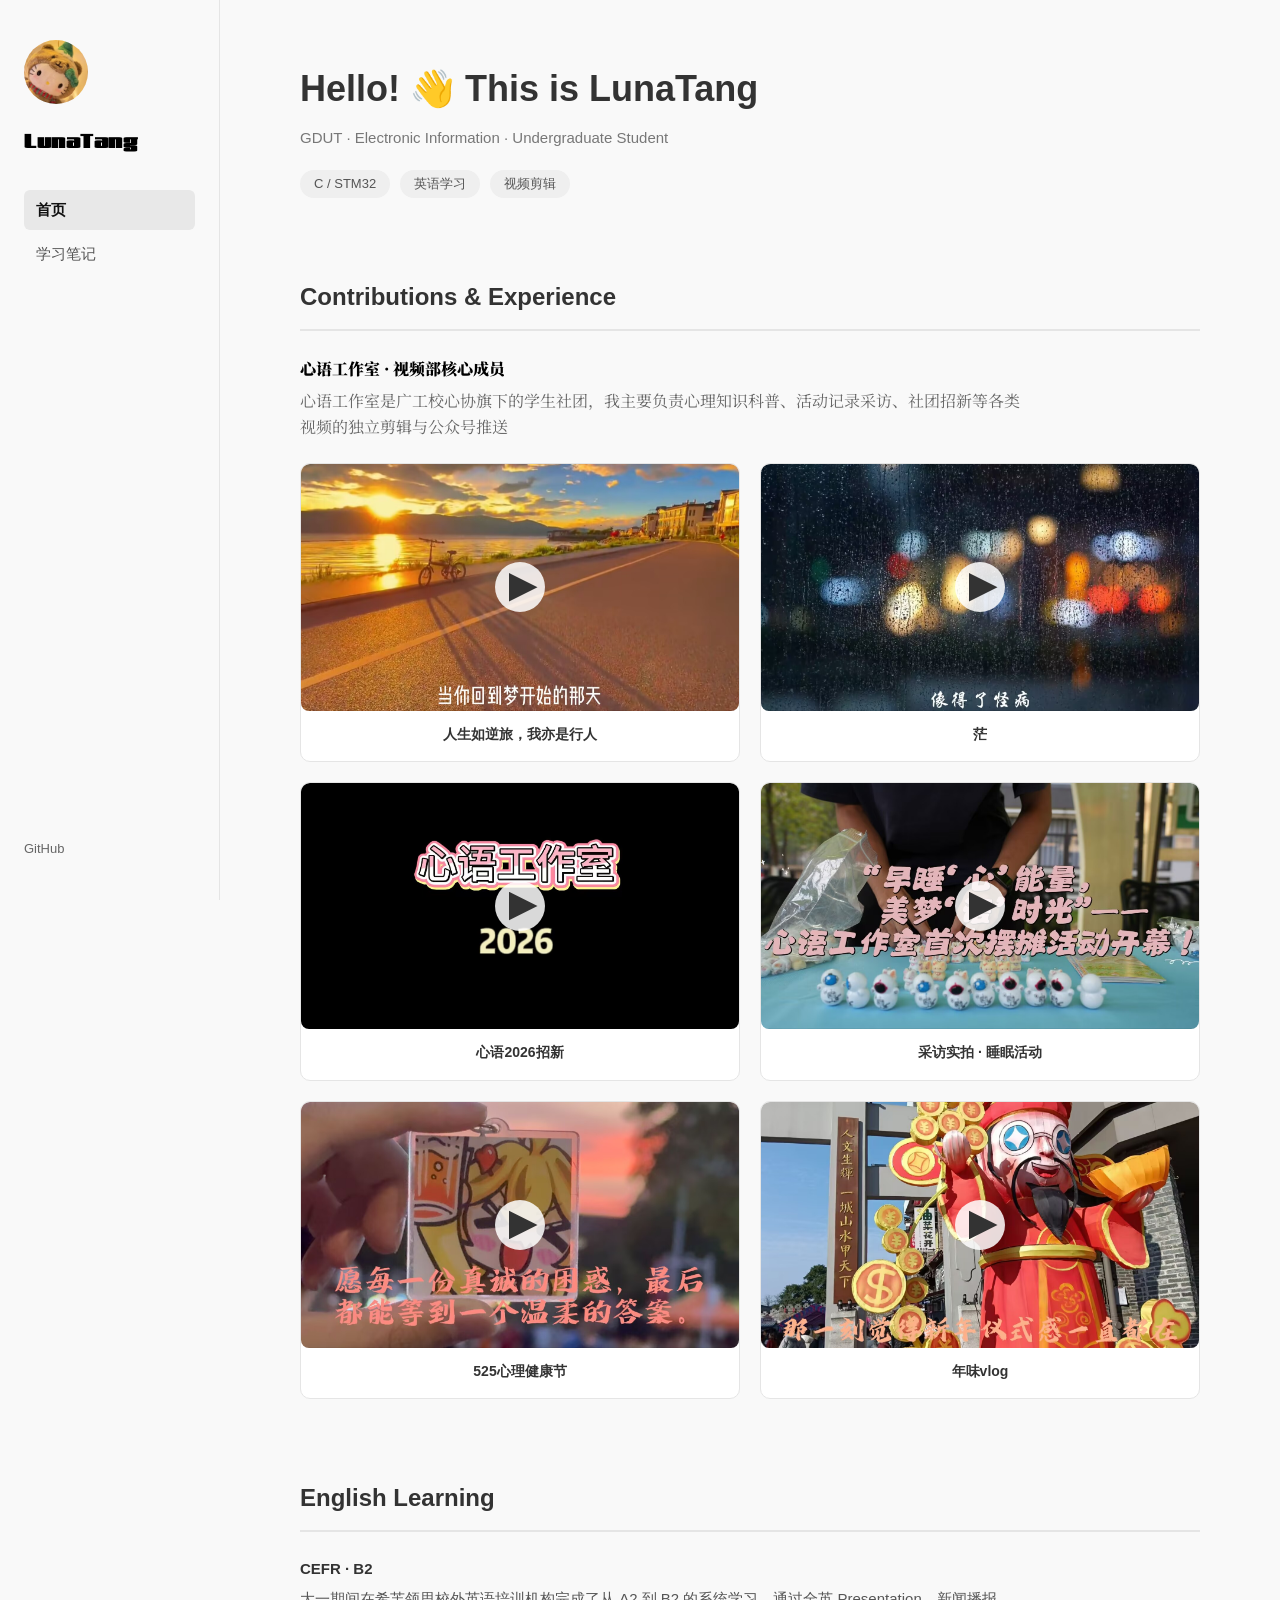
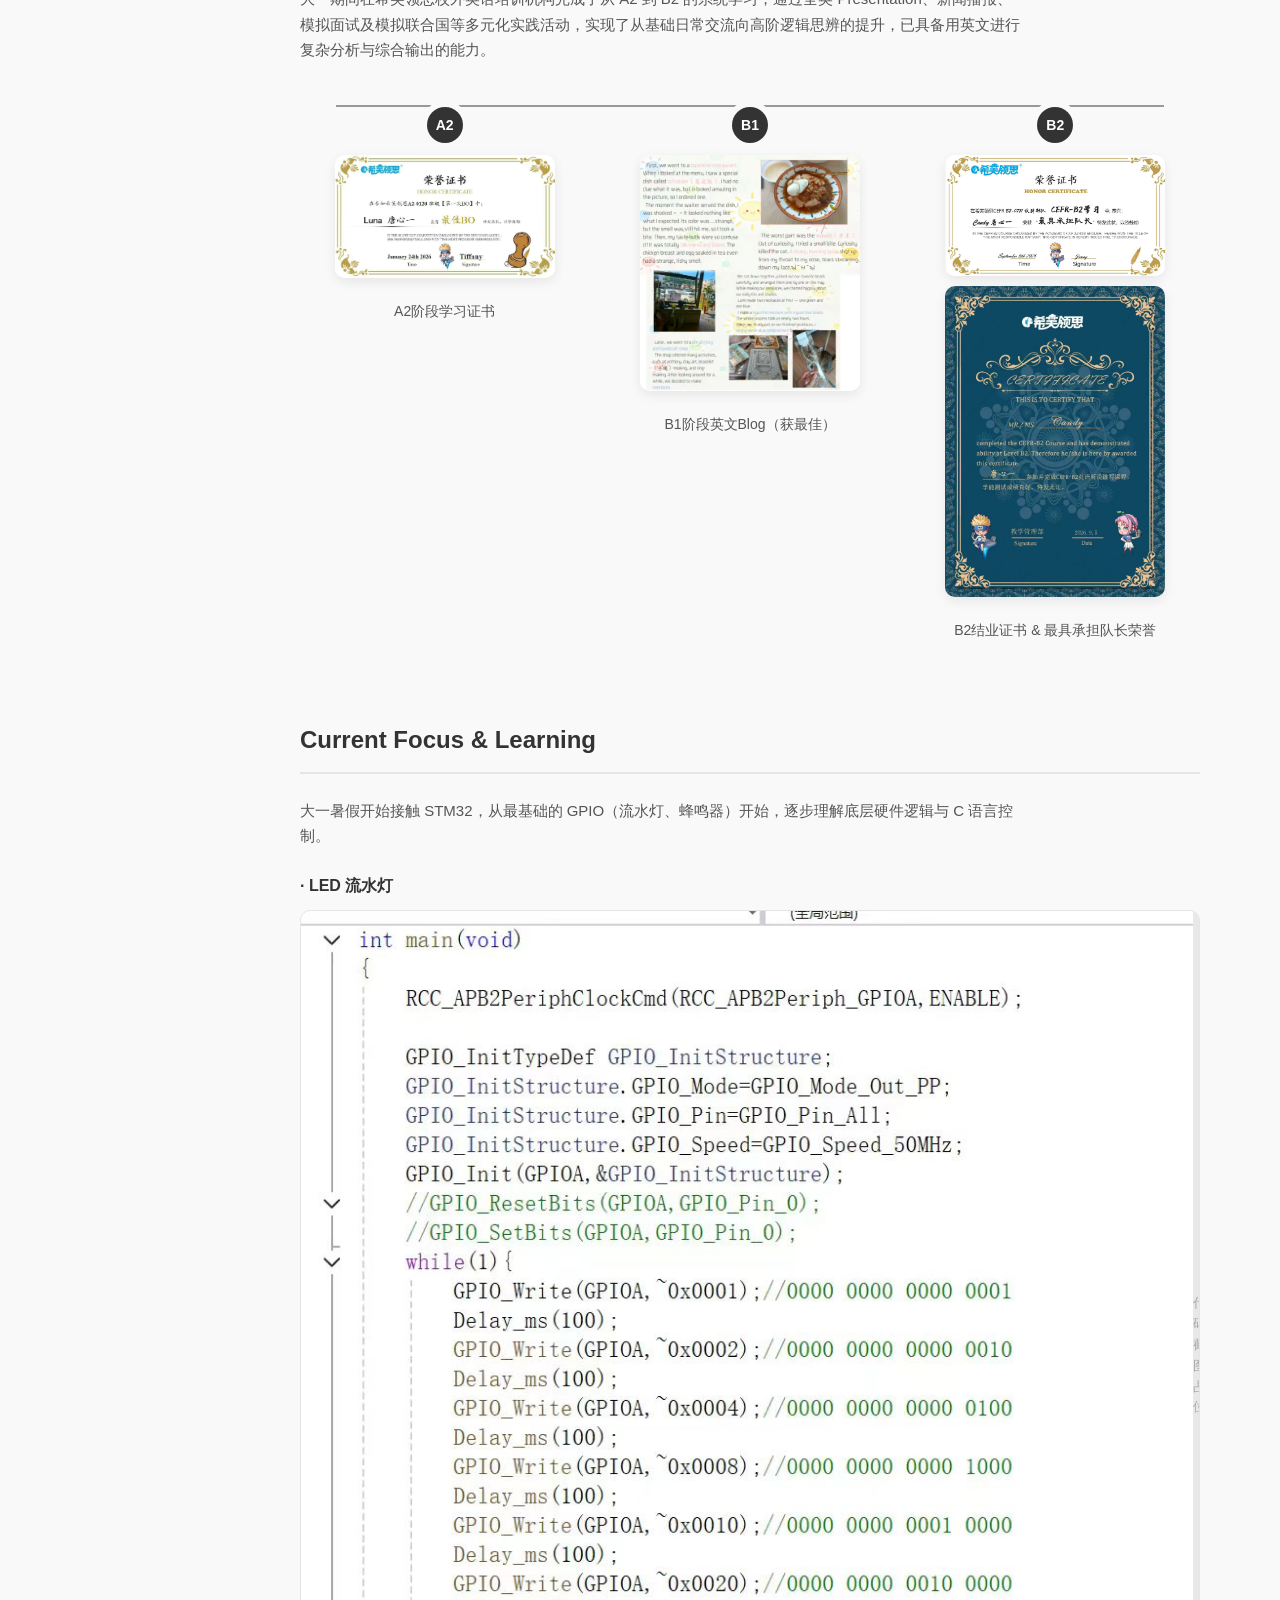
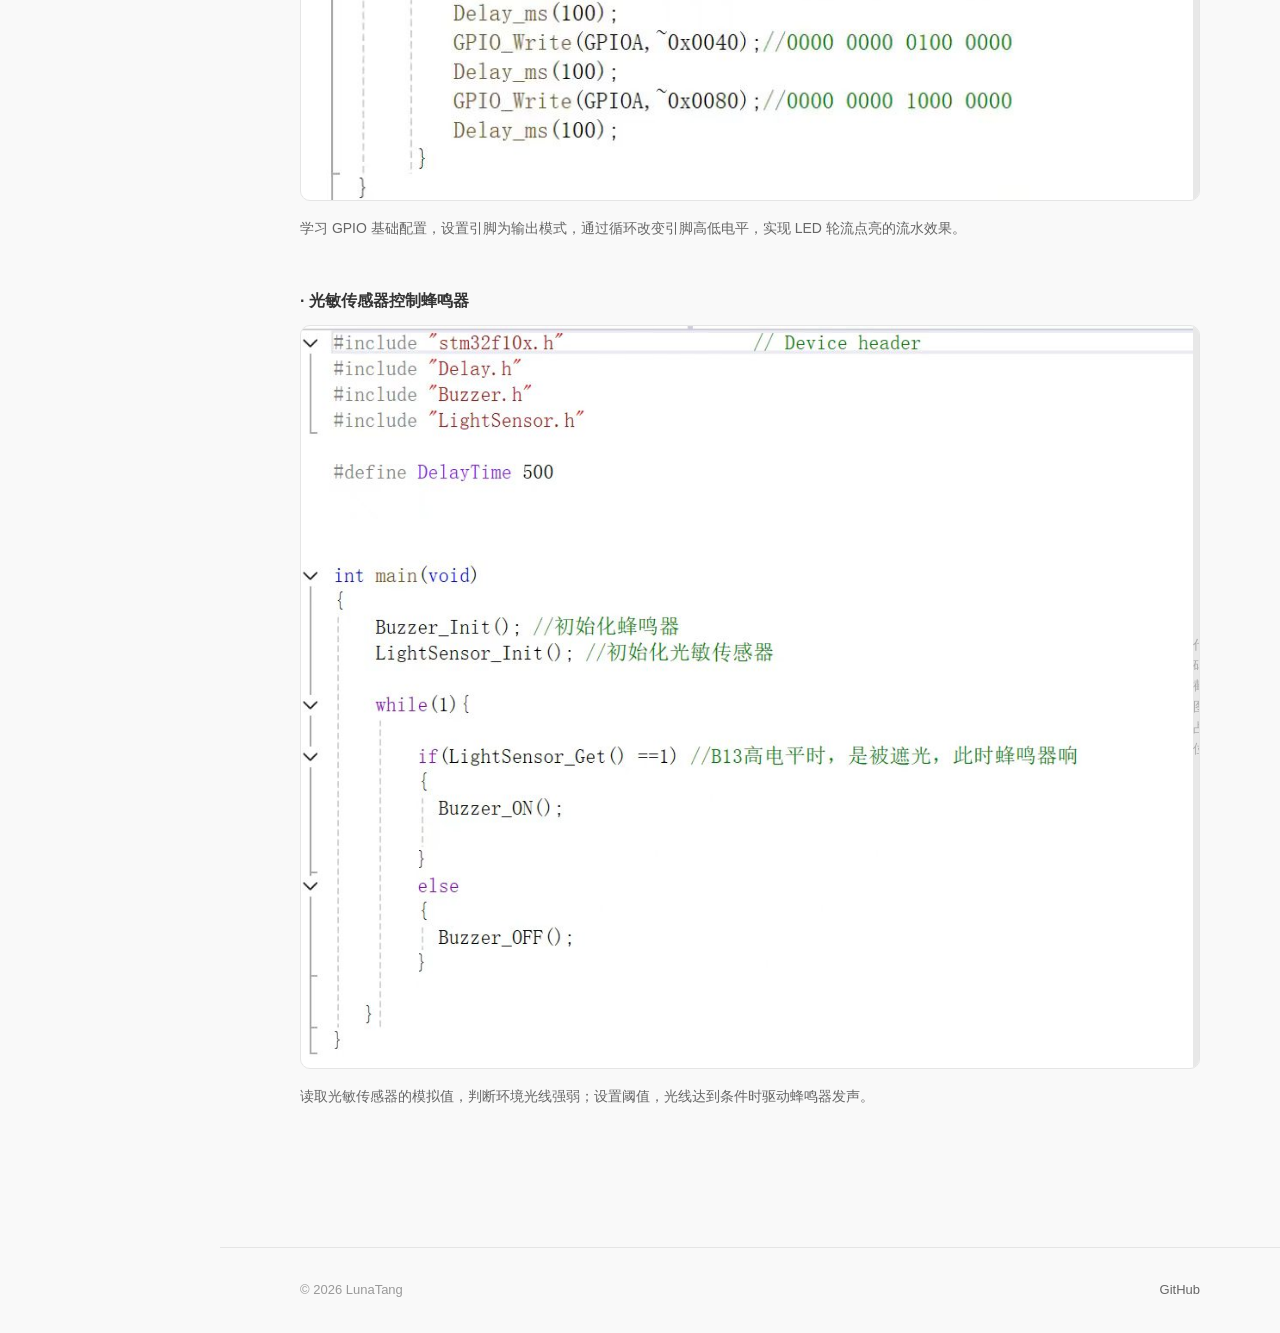
<file: index.html>
<!DOCTYPE html>
<html lang="zh-CN">
<head>
    <meta charset="UTF-8">
    <meta name="viewport" content="width=device-width, initial-scale=1.0">
    <title>LunaTang - 首页</title>
    <link rel="stylesheet" href="css/style.css">
</head>
<body class="page-index">

    <!-- ========== 左侧固定侧边栏 ========== -->

    <aside class="sidebar">
  <div class="sidebar-avatar">
    <img src="images/avatar.jpg" alt="头像"> 
  </div>
  <div class="sidebar-name">LunaTang</div>
  <nav class="sidebar-nav">
    <a href="index.html" class="nav-index">首页</a>
    <a href="notes.html" class="nav-notes">学习笔记</a>
  </nav>
  <div class="sidebar-footer">
    <a href="https://github.com/" target="_blank">GitHub</a>
  </div>
</aside>

<!-- ========== 右侧内容区 ========== -->
<main class="main-content">
  <!-- 头部：自我介绍 -->
  <section class="hero">
    <h1>Hello! 👋 This is LunaTang</h1>
    <p class="hero-sub">GDUT · Electronic Information · Undergraduate Student</p>
    <ul class="tags">
      <li>C / STM32</li>
      <li>英语学习</li>
      <li>视频剪辑</li>
    </ul>
  </section>

  <!-- 板块1：视频项目 -->
  <section class="section">
    <h2 class="section-title">Contributions &amp; Experience</h2>
    <div class="section-desc">
        <p class="role-title">心语工作室 · 视频部核心成员</p>
        <p class="role-desc">心语工作室是广工校心协旗下的学生社团，我主要负责心理知识科普、活动记录采访、社团招新等各类视频的独立剪辑与公众号推送</p>
    </div>

    <!-- 重点：video-grid改成2列，对应你原型一行2个 -->
    <div class="video-grid">
      <!-- 视频1 -->
      <div class="video-card">
        <div class="video-thumb">
         <img src="images/video1.jpg" alt="视频缩略图1">

    <!-- 下面这两行是新加的播放图标 -->
    <div class="play-btn">
        <div class="play-triangle"></div>
    </div>
</div>
        <div class="video-info" style="text-align: center;">
          <h3>人生如逆旅，我亦是行人</h3>
          
        </div>
      </div>
      <!-- 视频2 -->
      <div class="video-card">
        <div class="video-thumb">
          <img src="images/video2.jpg" alt="视频缩略图2"> 
            <!-- 下面这两行是新加的播放图标 -->
    <div class="play-btn">
        <div class="play-triangle"></div>
    </div>
</div>
        <div class="video-info" style="text-align: center;">
          <h3>茫</h3>
          
        </div>
      </div>
      <!-- 视频3 -->
      <div class="video-card">
        <div class="video-thumb">
         <img src="images/video3.jpg" alt="视频缩略图3"> 
          <!-- 下面这两行是新加的播放图标 -->
    <div class="play-btn">
        <div class="play-triangle"></div>
    </div>
</div>
        <div class="video-info" style="text-align: center;">
          <h3>心语2026招新</h3>
          
        </div>
      </div>
      <!-- 视频4 -->
      <div class="video-card">
        <div class="video-thumb">
          <img src="images/video4.jpg" alt="视频缩略图4"> 
            <!-- 下面这两行是新加的播放图标 -->
    <div class="play-btn">
        <div class="play-triangle"></div>
    </div>
</div>
        <div class="video-info" style="text-align: center;">
          <h3>采访实拍 · 睡眠活动</h3>
          
        </div>
      </div>
      <!-- 视频5 -->
      <div class="video-card">
        <div class="video-thumb">
          <img src="images/video5.jpg" alt="视频缩略图5">
           <!-- 下面这两行是新加的播放图标 -->
    <div class="play-btn">
        <div class="play-triangle"></div>
    </div>
</div>
        <div class="video-info" style="text-align: center;">
          <h3>525心理健康节</h3>
          
        </div>
      </div>
      <!-- 视频6 -->
      <div class="video-card">
        <div class="video-thumb">
         <img src="images/video6.jpg" alt="视频缩略图6">
            <!-- 下面这两行是新加的播放图标 -->
    <div class="play-btn">
        <div class="play-triangle"></div>
    </div>
</div>
        <div class="video-info" style="text-align: center;">
          <h3>年味vlog</h3>
          
        </div>
      </div>
    </div>
  </section>

        <!-- 板块2：英语学习 -->

<section class="section">
    <h2 class="section-title">English Learning</h2>
    
    <div class="section-desc">
        <!-- 这里加粗并独占一行，去掉了句号 -->
        <span style="font-weight: 600; display: block; margin-bottom: 5px; color: #333;">CEFR · B2</span>
        <!-- 这里完全是按照你原型图里的原话复制的 -->
        大一期间在希芙领思校外英语培训机构完成了从 A2 到 B2 的系统学习，通过全英 Presentation、新闻播报、模拟面试及模拟联合国等多元化实践活动，实现了从基础日常交流向高阶逻辑思辨的提升，已具备用英文进行复杂分析与综合输出的能力。
    </div>

    <div class="timeline-row">
        <!-- A2 节点 -->
        <div class="timeline-item">
            <div class="timeline-dot">A2</div>
            <div class="timeline-img">
                <img src="images/cert1.jpg" alt="A2证书">
            </div>
            <p>A2阶段学习证书</p>
        </div>

        <!-- B1 节点 -->
        <div class="timeline-item">
            <div class="timeline-dot">B1</div>
            <div class="timeline-img">
                <img src="images/cert2.jpg" alt="B1 Blog作品">
            </div>
            <p>B1阶段英文Blog（获最佳）</p>
        </div>

        <!-- B2 节点：上下两张图 -->
        <div class="timeline-item">
            <div class="timeline-dot">B2</div>
            <div class="timeline-img-stack">
                <img src="images/cert3.jpg" alt="B2队长荣誉证书">
                <img src="images/cert4.jpg" alt="B2结业证书">
            </div>
            <p>B2结业证书 & 最具承担队长荣誉</p>
        </div>
    </div>
</section>               

        <!-- 板块3：STM32 当前学习 -->
        <section class="section">
            <h2 class="section-title">Current Focus &amp; Learning</h2>
            <p class="section-desc">
                大一暑假开始接触 STM32，从最基础的 GPIO（流水灯、蜂鸣器）开始，逐步理解底层硬件逻辑与 C 语言控制。
            </p>

            <!-- STM32 项目 1 -->
            <div class="stm32-project">
                <h3>· LED 流水灯</h3>

                <!-- 【图片替换位置10】代码截图：images/code1.jpg -->
                <div class="code-block">
                    <div class="code-img">
                        <img src="images/code1.jpg" alt="LED流水灯代码截图">
                        <span>代码截图占位</span>
                    </div>
                </div>

                <p>
                    学习 GPIO 基础配置，设置引脚为输出模式，通过循环改变引脚高低电平，实现 LED 轮流点亮的流水效果。
                </p>
            </div>

            <!-- STM32 项目 2 -->
            <div class="stm32-project">
                <h3>· 光敏传感器控制蜂鸣器</h3>

                <!-- 【图片替换位置11】代码截图：images/code2.jpg -->
                <div class="code-block">
                    <div class="code-img">
                        <img src="images/code2.jpg" alt="光敏传感器代码截图"> 
                        <span>代码截图占位</span>
                    </div>
                </div>

                <p>
                    读取光敏传感器的模拟值，判断环境光线强弱；设置阈值，光线达到条件时驱动蜂鸣器发声。
                </p>
            </div>

        </section>

    </main>

    <!-- ========== 页脚 ========== -->
    <footer class="site-footer">
        <span>© 2026 LunaTang</span>
        <a href="https://github.com/" target="_blank">GitHub</a>
    </footer>

</body>
</html>
</file>
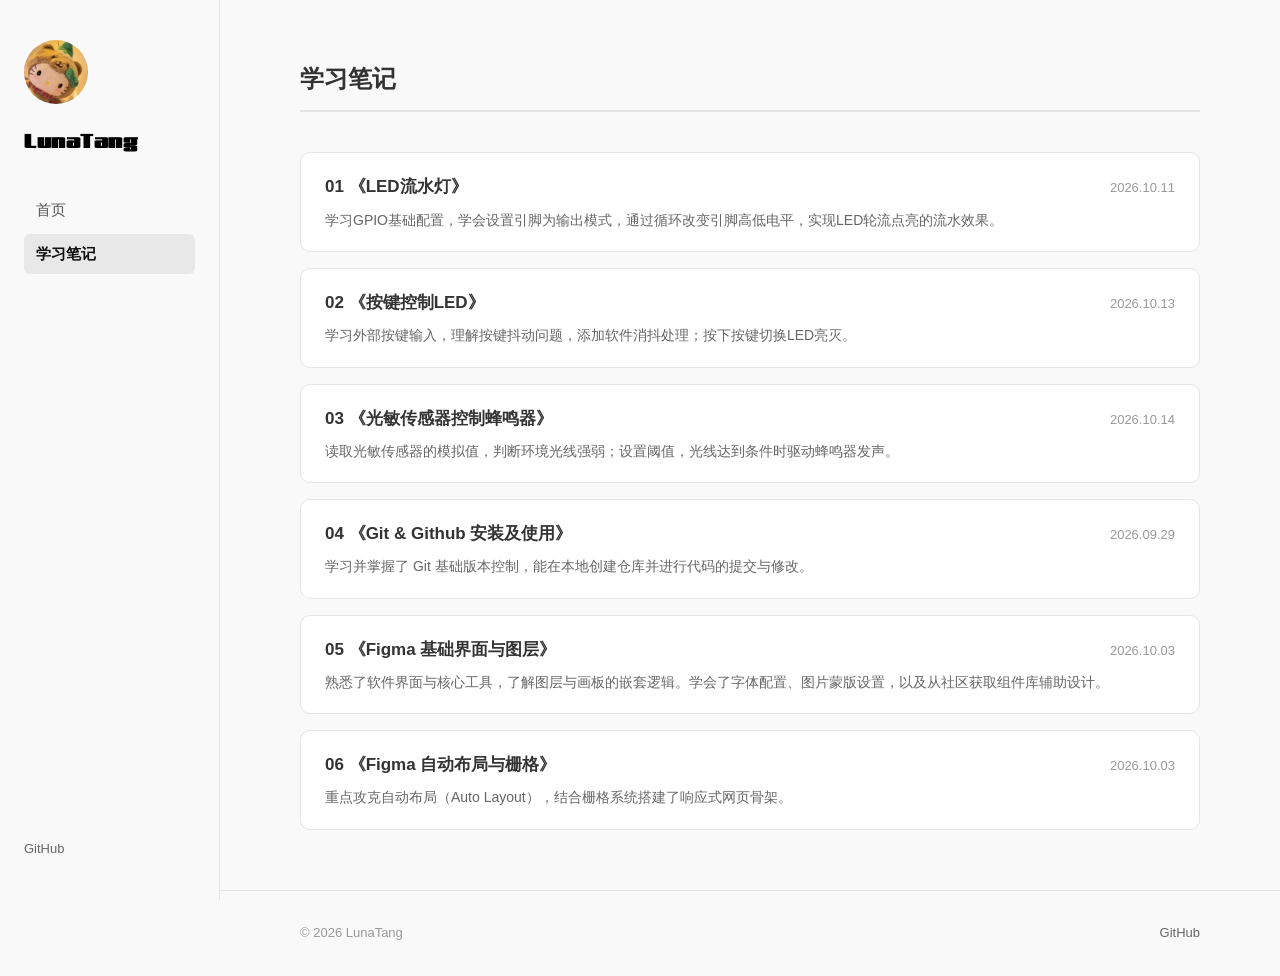
<file: notes.html>
<!DOCTYPE html>
<html lang="zh-CN">
<head>
    <meta charset="UTF-8">
    <meta name="viewport" content="width=device-width, initial-scale=1.0">
    <title>LunaTang - 学习笔记</title>
    <link rel="stylesheet" href="css/style.css">
</head>
<body class="page-notes">

    <!-- ========== 左侧固定侧边栏（与首页共用） ========== -->
    <aside class="sidebar">
        <!-- 头像：把图片放到 images/avatar.jpg，然后取消下面 img 的注释 -->
        <div class="sidebar-avatar">
            <img src="images/avatar.jpg" alt="头像"> 
        </div>

        <div class="sidebar-name">LunaTang</div>

        <nav class="sidebar-nav">
            <a href="index.html" class="nav-index">首页</a>
            <a href="notes.html" class="nav-notes">学习笔记</a>
        </nav>

        <div class="sidebar-footer">
            <a href="https://github.com/" target="_blank">GitHub</a>
        </div>
    </aside>

    <!-- ========== 右侧内容区 ========== -->
    <main class="main-content">

        <h1 class="section-title" style="margin-bottom: 40px;">学习笔记</h1>

        <div class="notes-list">

            <!-- 笔记 1 -->
            <article class="note-item">
                <div class="note-header">
                    <a href="https://github.com/LunaTang1226/second-new-hub/blob/main/STM32-led.md" target="_blank" class="note-link">
                    <h2>01 《LED流水灯》</h2>
                    </a>
                    <span class="note-date">2026.10.11</span>
                </div>
                <p>学习GPIO基础配置，学会设置引脚为输出模式，通过循环改变引脚高低电平，实现LED轮流点亮的流水效果。</p>
            </article>

            <!-- 笔记 2 -->
            <article class="note-item">
                <div class="note-header">
                    <a href="https://github.com/LunaTang1226/second-new-hub/blob/main/STM32-3.4.md" target="_blank" class="note-link">
                    <h2>02 《按键控制LED》</h2>
                    </a>
                    <span class="note-date">2026.10.13</span>
                </div>
                <p>学习外部按键输入，理解按键抖动问题，添加软件消抖处理；按下按键切换LED亮灭。</p>
            </article>

            <!-- 笔记 3 -->
            <article class="note-item">
                <div class="note-header">
                    <a href="https://github.com/LunaTang1226/second-new-hub/blob/main/STM-3.5.md" target="_blank" class="note-link">
                    <h2>03 《光敏传感器控制蜂鸣器》</h2>
                    </a>
                    <span class="note-date">2026.10.14</span>
                </div>
                <p>读取光敏传感器的模拟值，判断环境光线强弱；设置阈值，光线达到条件时驱动蜂鸣器发声。</p>
            </article>

            <!-- 笔记 4 -->
            <article class="note-item">
                <div class="note-header">
                    <a href="https://github.com/LunaTang1226/git-figma/blob/main/git-github.md" target="_blank" class="note-link">
                    <h2>04 《Git &amp; Github 安装及使用》</h2>
                    </a>
                    <span class="note-date">2026.09.29</span>
                </div>
                <p>学习并掌握了 Git 基础版本控制，能在本地创建仓库并进行代码的提交与修改。</p>
            </article>

            <!-- 笔记 5 -->
            <article class="note-item">
                <div class="note-header">
                    <a href="https://github.com/LunaTang1226/git-figma/blob/main/Figma01.md" target="_blank" class="note-link">
                    <h2>05 《Figma 基础界面与图层》</h2>
                    </a>
                    <span class="note-date">2026.10.03</span>
                </div>
                <p>熟悉了软件界面与核心工具，了解图层与画板的嵌套逻辑。学会了字体配置、图片蒙版设置，以及从社区获取组件库辅助设计。</p>
            </article>

            <!-- 笔记 6 -->
            <article class="note-item">
                <div class="note-header">
                     <a href="https://github.com/LunaTang1226/git-figma/blob/main/Figma02.md" target="_blank" class="note-link">
                    <h2>06 《Figma 自动布局与栅格》</h2>
                     </a>
                    <span class="note-date">2026.10.03</span>
                </div>
                <p>重点攻克自动布局（Auto Layout），结合栅格系统搭建了响应式网页骨架。</p>
            </article>

        </div>

    </main>

    <!-- ========== 页脚 ========== -->
    <footer class="site-footer">
        <span>© 2026 LunaTang</span>
        <a href="https://github.com/" target="_blank">GitHub</a>
    </footer>

</body>
</html>
</file>
<file: css/style.css>
/* 引入需要的两款 Google 字体 */
@import url('https://fonts.googleapis.com/css2?family=Gajraj+One&family=Noto+Serif+SC:wght@400;900&display=swap');

/* --- 细节1：侧边栏大标题 --- */
.sidebar-name {
    font-family: 'Gajraj One', cursive;
    font-size: 36px; /* 36号字 */
    letter-spacing: 0.04em; /* 4% 字距 */
    font-weight: 400; /* Regular */
    margin-top: 10px; /* 稍微拉开点距离 */
    color: #000;
}

/* --- 细节2：视频板块简介排版 --- */
.section-desc {
    /* 覆盖之前的边距，避免上下挤在一起 */
    margin-bottom: 24px; 
}
.role-title {
    font-family: 'Noto Serif SC', serif; /* 思源宋体 */
    font-weight: 900; /* heavy 黑体 */
    font-size: 16px;
    color: #000;
    margin-bottom: 6px; /* 和下面那句话换行，且有空隙 */
}
.role-desc {
    font-family: 'Noto Serif SC', serif;
    font-weight: 400; /* 浅色/常规 */
    font-size: 16px;
    color: #666; /* 浅灰色 */
    line-height: 1.6;
}

/* --- 细节3：视频播放按钮 --- */
.video-thumb {
    position: relative; /* 必须加这行，作为定位父级 */
    overflow: hidden; 
    border-radius: 8px; /* 保持圆角 */
}

/* 白色半透明圆底 */
.play-btn {
    position: absolute;
    top: 50%;
    left: 50%;
    transform: translate(-50%, -50%); /* 绝对居中 */
    width: 50px;
    height: 50px;
    background: rgba(255, 255, 255, 0.85); /* 稍微半透明显得高级 */
    border-radius: 50%;
    display: flex;
    justify-content: center;
    align-items: center;
    pointer-events: none; /* 防止遮挡底下的点击事件 */
    transition: all 0.3s ease;
}

/* 利用 clip-path 画 29x29 的纯正三角形 */
.play-triangle {
    width: 29px;
    height: 29px;
    background-color: #333; /* 深灰色三角形 */
    clip-path: polygon(0% 0%, 100% 50%, 0% 100%);
    margin-left: 6px; /* 视觉居中的微调，因为三角形重心偏左 */
}
/* ============================================
   LunaTang 个人网站 - 共用样式
   纯CSS，无框架
   ============================================ */

/* ---------- 基础重置 ---------- */
* {
    margin: 0;
    padding: 0;
    box-sizing: border-box;
}

body {
    font-family: -apple-system, BlinkMacSystemFont, "Segoe UI",
                 "PingFang SC", "Hiragino Sans GB", "Microsoft YaHei",
                 sans-serif;
    background-color: #F9F9F9;
    color: #333;
    line-height: 1.6;
}

a {
    text-decoration: none;
    color: inherit;
}

ul {
    list-style: none;
}

/* ============================================
   左侧固定侧边栏
   ============================================ */
.sidebar {
    position: fixed;        /* 关键：固定不动 */
    left: 0;
    top: 0;
    width: 220px;
    height: 100vh;          /* 占满整个视口高度 */
    background: #F9F9F9;
    border-right: 1px solid #E5E5E5;
    padding: 40px 24px;
    display: flex;
    flex-direction: column;
}

/* 头像占位区域 */
.sidebar-avatar {
    width: 64px;
    height: 64px;
    border-radius: 50%;
    background: #E8E8E8;
    margin-bottom: 12px;
    /* 之后把头像图片作为 background-image 放入 */
    overflow: hidden;
}

.sidebar-avatar img {
    width: 100%;
    height: 100%;
    object-fit: cover;
}

.sidebar-name {
    font-size: 20px;
    font-weight: 700;
    margin-bottom: 32px;
    letter-spacing: 0.5px;
}

/* 导航链接 */
.sidebar-nav a {
    display: block;
    padding: 8px 12px;
    margin-bottom: 4px;
    border-radius: 6px;
    color: #555;
    font-size: 15px;
    transition: background 0.15s;
}

.sidebar-nav a:hover {
    background: #EFEFEF;
}

/* 当前页面高亮：给对应页面的 body 加 class="page-index" 或 "page-notes" */
.page-index .nav-index,
.page-notes .nav-notes {
    background: #E8E8E8;
    color: #111;
    font-weight: 600;
}

/* 侧边栏底部 GitHub 链接 */
.sidebar-footer {
    margin-top: auto;       /* 推到底部 */
    font-size: 13px;
    color: #999;
}

.sidebar-footer a {
    color: #666;
}

.sidebar-footer a:hover {
    text-decoration: underline;
}

/* ============================================
   右侧内容区
   ============================================ */
.main-content {
    margin-left: 220px;     /* 给侧边栏留出空间 */
    padding: 60px 80px;
    max-width: 1100px;
}

/* ---------- 首页头部 ---------- */
.hero {
    margin-bottom: 80px;
}

.hero h1 {
    font-size: 36px;
    font-weight: 700;
    margin-bottom: 8px;
}

.hero-sub {
    color: #777;
    font-size: 15px;
    margin-bottom: 20px;
}

/* 标签 */
.tags {
    display: flex;
    gap: 10px;
    flex-wrap: wrap;
}

.tags li {
    background: #EFEFEF;
    padding: 4px 14px;
    border-radius: 20px;
    font-size: 13px;
    color: #555;
}

/* ---------- 通用板块 ---------- */
.section {
    margin-bottom: 80px;
}

.section-title {
    font-size: 24px;
    font-weight: 800; /* 700 → 800，加粗更突出 */
    margin-bottom: 24px;
    padding-bottom: 12px;
    border-bottom: 2px solid #E5E5E5;
}

.section-subtitle {
    font-size: 18px; /* 17→18，拉开和正文差距 */
    font-weight: 700; /* 600→700，更粗 */
    margin-bottom: 12px;
    color: #222; /* 444→222，颜色更深一点 */
}

.section-desc {
    color: #555;
    font-size: 15px; /* 14→15，读着舒服 */
    line-height: 1.7;
    margin-bottom: 24px;
    max-width: 720px;
}

/* ---------- 首页：视频项目卡片 ---------- */
.video-grid {
    display: grid;
    grid-template-columns: repeat(2, 1fr); /* 改成一行2个，匹配Figma */
    gap: 20px;
}

.video-card {
    background: #fff;
    border: 1px solid #E5E5E5;
    border-radius: 10px;
    overflow: hidden;
}

.video-thumb {
    position: relative; /* 给播放图标做定位父容器，重点！ */
    width: 100%;
    aspect-ratio: 16 / 9; /* 保持16:9比例 */
    background: #E8E8E8;
    display: flex;
    align-items: center;
    justify-content: center;
    color: #AAA;
    font-size: 13px;
}

.video-thumb img {
    width: 100%;
    height: 100%;
    object-fit: cover;
}

/* 播放圆形图标 */
.play-icon {
    position: absolute;
    left: 50%;
    top: 50%;
    transform: translate(-50%, -50%);
    width: 52px;
    height: 52px;
    background: rgba(0,0,0,0.55);
    border-radius: 50%;
    display: flex;
    align-items: center;
    justify-content: center;
    color: white;
    font-size: 20px;
}
.play-icon::after {
    content: "▶";
    margin-left: 3px;
}

.video-info {
    padding: 12px 14px;
}

.video-info h3 {
    font-size: 14px;
    font-weight: 600;
    margin-bottom: 4px;
}

.video-info p {
    font-size: 12px;
    color: #888;
}
/* ---------- 首页：英语证书 ---------- */
.timeline-row {
    display: grid;
    grid-template-columns: repeat(3, 1fr);
    gap: 30px;
    position: relative;
    margin-top: 40px;
    margin-bottom: 60px;
    padding-top: 20px;
}

/* 画那条贯穿 A2-B1-B2 的黑线 */
.timeline-row::before {
    content: '';
    position: absolute;
    top: 40px; /* 调整线的位置，刚好穿过圆点中心 */
    left: 16.66%; /* 从第一个圆点的中心开始 */
    right: 16.66%; /* 到最后一个圆点的中心结束 */
    height: 2px;
    background-color: #333;
    z-index: 0;
}

/* 每一个节点（包含圆点、图片、文字） */
.timeline-item {
    display: flex;
    flex-direction: column;
    align-items: center;
    position: relative;
    z-index: 1;
}

/* 黑色圆点 */
.timeline-dot {
    width: 40px;
    height: 40px;
    background-color: #000;
    color: #fff;
    border-radius: 50%;
    display: flex;
    justify-content: center;
    align-items: center;
    font-weight: bold;
    font-size: 14px;
    margin-bottom: 25px;
    /* 添加一点边框防止线穿透圆点 */
    box-shadow: 0 0 0 6px #F9F9F9; /* 你的背景色 */
}

/* 图片容器 */
.timeline-img, .timeline-img-stack {
    width: 100%;
    max-width: 220px; /* 限制图片最大宽度，防止撑破 */
    margin-bottom: 15px;
    display: flex;
    justify-content: center;
}

/* B2 的两张图需要垂直堆叠 */
.timeline-img-stack {
    flex-direction: column;
    gap: 10px;
}

/* 图片本身样式 */
.timeline-img img, .timeline-img-stack img {
    width: 100%;
    height: auto;
    border-radius: 8px;
    box-shadow: 0 4px 12px rgba(0, 0, 0, 0.08); /* 加点高级的阴影 */
    object-fit: contain;
    background-color: #fff;
}

/* 图片下方的文字说明 */
.timeline-item p {
    text-align: center;
    font-size: 14px;
    color: #555;
    line-height: 1.5;
    margin-top: 5px;
}

/* ---------- 首页：STM32 项目 ---------- */
.stm32-project {
    margin-bottom: 48px;
}

.stm32-project h3 {
    font-size: 16px;
    font-weight: 600;
    margin-bottom: 12px;
}

.code-block {
    background: #fff;
    border: 1px solid #E5E5E5;
    border-radius: 10px;
    overflow: hidden;
    margin-bottom: 16px;
}

.code-img {
    width: 100%;
    background: #E8E8E8;
    display: flex;
    align-items: center;
    justify-content: center;
    color: #AAA;
    font-size: 13px;
    min-height: 200px;
}

.code-img img {
    width: 100%;
    display: block;
}

.stm32-project p {
    color: #666;
    font-size: 14px;
    max-width: 720px;
}

/* ---------- 学习笔记页 ---------- */
.notes-list {
    display: flex;
    flex-direction: column;
    gap: 16px;
}

.note-item {
    background: #fff;
    border: 1px solid #E5E5E5;
    border-radius: 10px;
    padding: 20px 24px;
}

.note-header {
    display: flex;
    justify-content: space-between;
    align-items: baseline;
    margin-bottom: 8px;
}

.note-header h2 {
    font-size: 17px;
    font-weight: 600;
}

.note-date {
    font-size: 13px;
    color: #999;
    white-space: nowrap;
}

.note-item p {
    font-size: 14px;
    color: #666;
}

/* ---------- 页脚 ---------- */
.site-footer {
    margin-left: 220px;
    padding: 32px 80px;
    border-top: 1px solid #E5E5E5;
    font-size: 13px;
    color: #999;
    display: flex;
    justify-content: space-between;
    align-items: center;
}

.site-footer a {
    color: #666;
}

.site-footer a:hover {
    text-decoration: underline;
}

/* ============================================
   响应式：平板/手机
   ============================================ */
@media (max-width: 900px) {
    .video-grid,
    .cert-grid {
        grid-template-columns: repeat(2, 1fr);
    }
}

@media (max-width: 640px) {
    .sidebar {
        width: 100%;
        height: auto;
        position: static;   /* 小屏幕改为顶部 */
        border-right: none;
        border-bottom: 1px solid #E5E5E5;
        padding: 24px;
        flex-direction: row;
        align-items: center;
        gap: 16px;
    }

    .sidebar-avatar {
        width: 48px;
        height: 48px;
        margin-bottom: 0;
    }

    .sidebar-name {
        margin-bottom: 0;
        font-size: 17px;
    }

    .sidebar-nav {
        display: flex;
        gap: 8px;
        margin-left: auto;
    }

    .sidebar-footer {
        display: none;
    }

    .main-content,
    .site-footer {
        margin-left: 0;
        padding: 32px 24px;
    }

    .video-grid,
    .cert-grid {
        grid-template-columns: 1fr;
    }

    .site-footer {
        flex-direction: column;
        gap: 8px;
        text-align: center;
    }
}

/* 英语时间线 */
.timeline-row {
    display: flex;
    justify-content: space-between;
    align-items: flex-start;
    gap: 16px;
    margin-top: 24px;
    position: relative;
}
/* 贯穿A2-B1-B2中间那条横线 */
.timeline-row::before {
    content: "";
    position: absolute;
    top: 18px;
    left: 36px;
    right: 36px;
    height: 2px;
    background: #999;
    z-index: -1;
}
.timeline-item {
    flex: 1;
    text-align: center;
}
.timeline-dot {
    width: 36px;
    height: 36px;
    border-radius: 50%;
    background: #333;
    color: #fff;
    display: flex;
    align-items: center;
    justify-content: center;
    margin: 0 auto 12px;
    font-weight: bold;
}
.timeline-img img {
    max-width: 100%;
    height: auto;
    border-radius: 10px;
}
/* B2：垂直堆叠，上下放两张图！ */
.timeline-img-stack {
    display: flex;
    flex-direction: column;
    gap: 10px;
    align-items: center;
}
.timeline-img-stack img {
    max-width: 100%;
    height: auto;
    border-radius: 10px;
}
.timeline-item p {
    margin-top: 8px;
    font-size: 14px;
    color: #555;
}
/* 笔记标题的链接样式 */
.note-link {
    text-decoration: none; /* 去掉丑陋的下划线 */
    color: inherit; /* 颜色继承外面的黑色，保持原样 */
}

/* 鼠标悬停时的高级小反馈 */
.note-link:hover h2 {
    color: #666; /* 稍微变浅一点 */
    text-decoration: underline; /* 悬停时显示下划线，提示可点击 */
    transition: all 0.2s ease;
}
</file>
